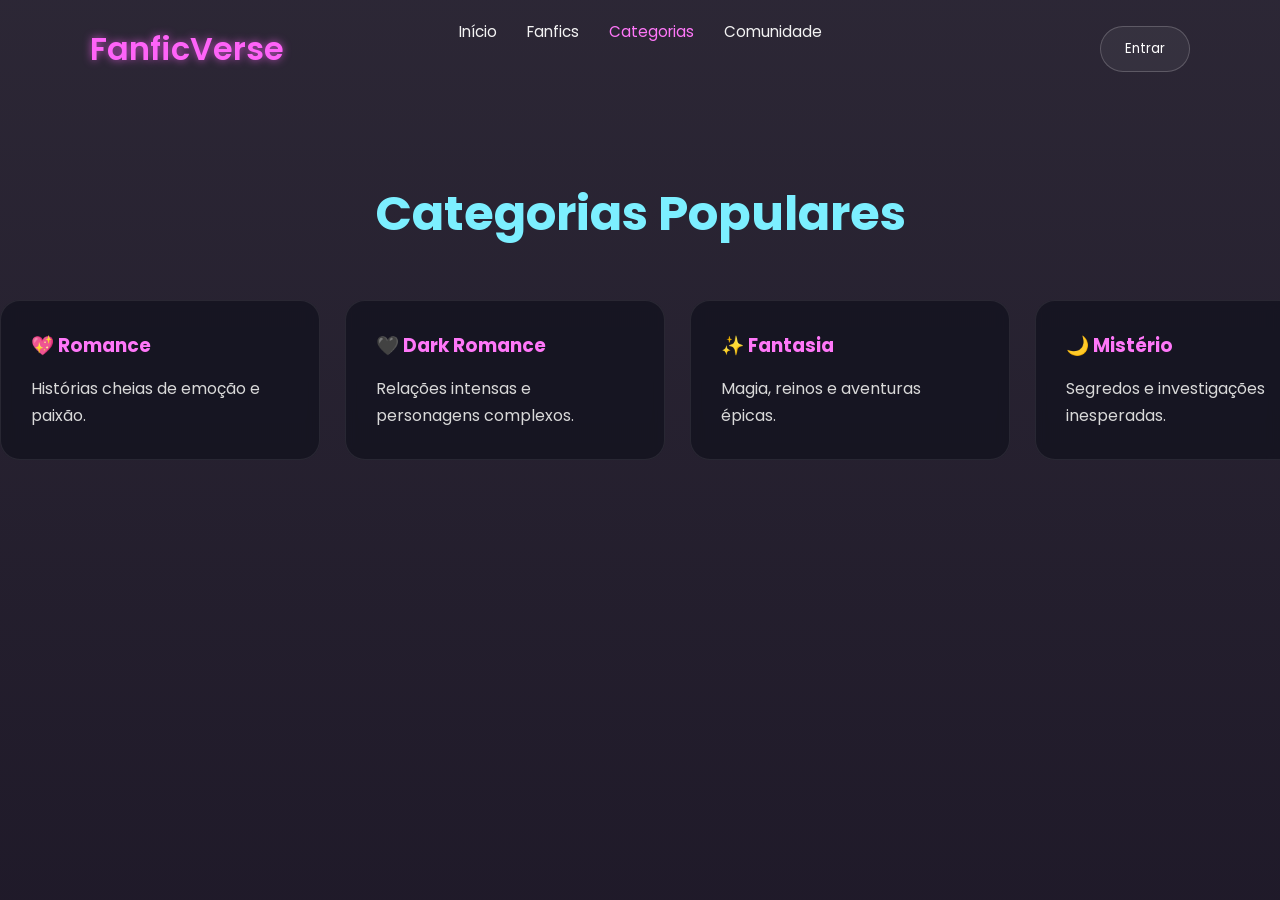
<file: categorias.html>
<!DOCTYPE html>
<html lang="pt-br">
<head>
    <meta charset="UTF-8">
    <meta name="viewport" content="width=device-width, initial-scale=1.0">
    <title>Categorias | FanficVerse</title>

    <link rel="stylesheet" href="categorias.css">

    <link rel="preconnect" href="https://fonts.googleapis.com">
    <link rel="preconnect" href="https://fonts.gstatic.com" crossorigin>

    <link href="https://fonts.googleapis.com/css2?family=Poppins:wght@300;400;500;600;700&display=swap" rel="stylesheet">
</head>

<body>

    <div class="stars"></div>

    <header>

        <h1 class="logo">FanficVerse</h1>

        <nav>
            <a href="index.html">Início</a>
            <a href="fanfics.html">Fanfics</a>
            <a href="categorias.html" class="active">Categorias</a>
            <a href="comunidade.html">Comunidade</a>
        </nav>

        
    <button class="login">Entrar</button>

    </header>

  
<section class="categorias">

    <h2>Categorias Populares</h2>

    <div class="carousel">

        <div class="carousel-track">

            <div class="categoria">
                <h3>💖 Romance</h3>
                <p>Histórias cheias de emoção e paixão.</p>
            </div>

            <div class="categoria">
                <h3>🖤 Dark Romance</h3>
                <p>Relações intensas e personagens complexos.</p>
            </div>

            <div class="categoria">
                <h3>✨ Fantasia</h3>
                <p>Magia, reinos e aventuras épicas.</p>
            </div>

            <div class="categoria">
                <h3>🌙 Mistério</h3>
                <p>Segredos e investigações inesperadas.</p>
            </div>

            <div class="categoria">
                <h3>🚀 Ficção Científica</h3>
                <p>Tecnologia futurista e novos mundos.</p>
            </div>

            <div class="categoria">
                <h3>😂 Comédia</h3>
                <p>Momentos divertidos e situações caóticas.</p>
            </div>

            <!-- DUPLICAÇÃO PARA LOOP INFINITO -->

            <div class="categoria">
                <h3>💖 Romance</h3>
                <p>Histórias cheias de emoção e paixão.</p>
            </div>

            <div class="categoria">
                <h3>🖤 Dark Romance</h3>
                <p>Relações intensas e personagens complexos.</p>
            </div>

            <div class="categoria">
                <h3>✨ Fantasia</h3>
                <p>Magia, reinos e aventuras épicas.</p>
            </div>

            <div class="categoria">
                <h3>🌙 Mistério</h3>
                <p>Segredos e investigações inesperadas.</p>
            </div>

        </div>

    </div>

</section>

</body>
</html>
</file>
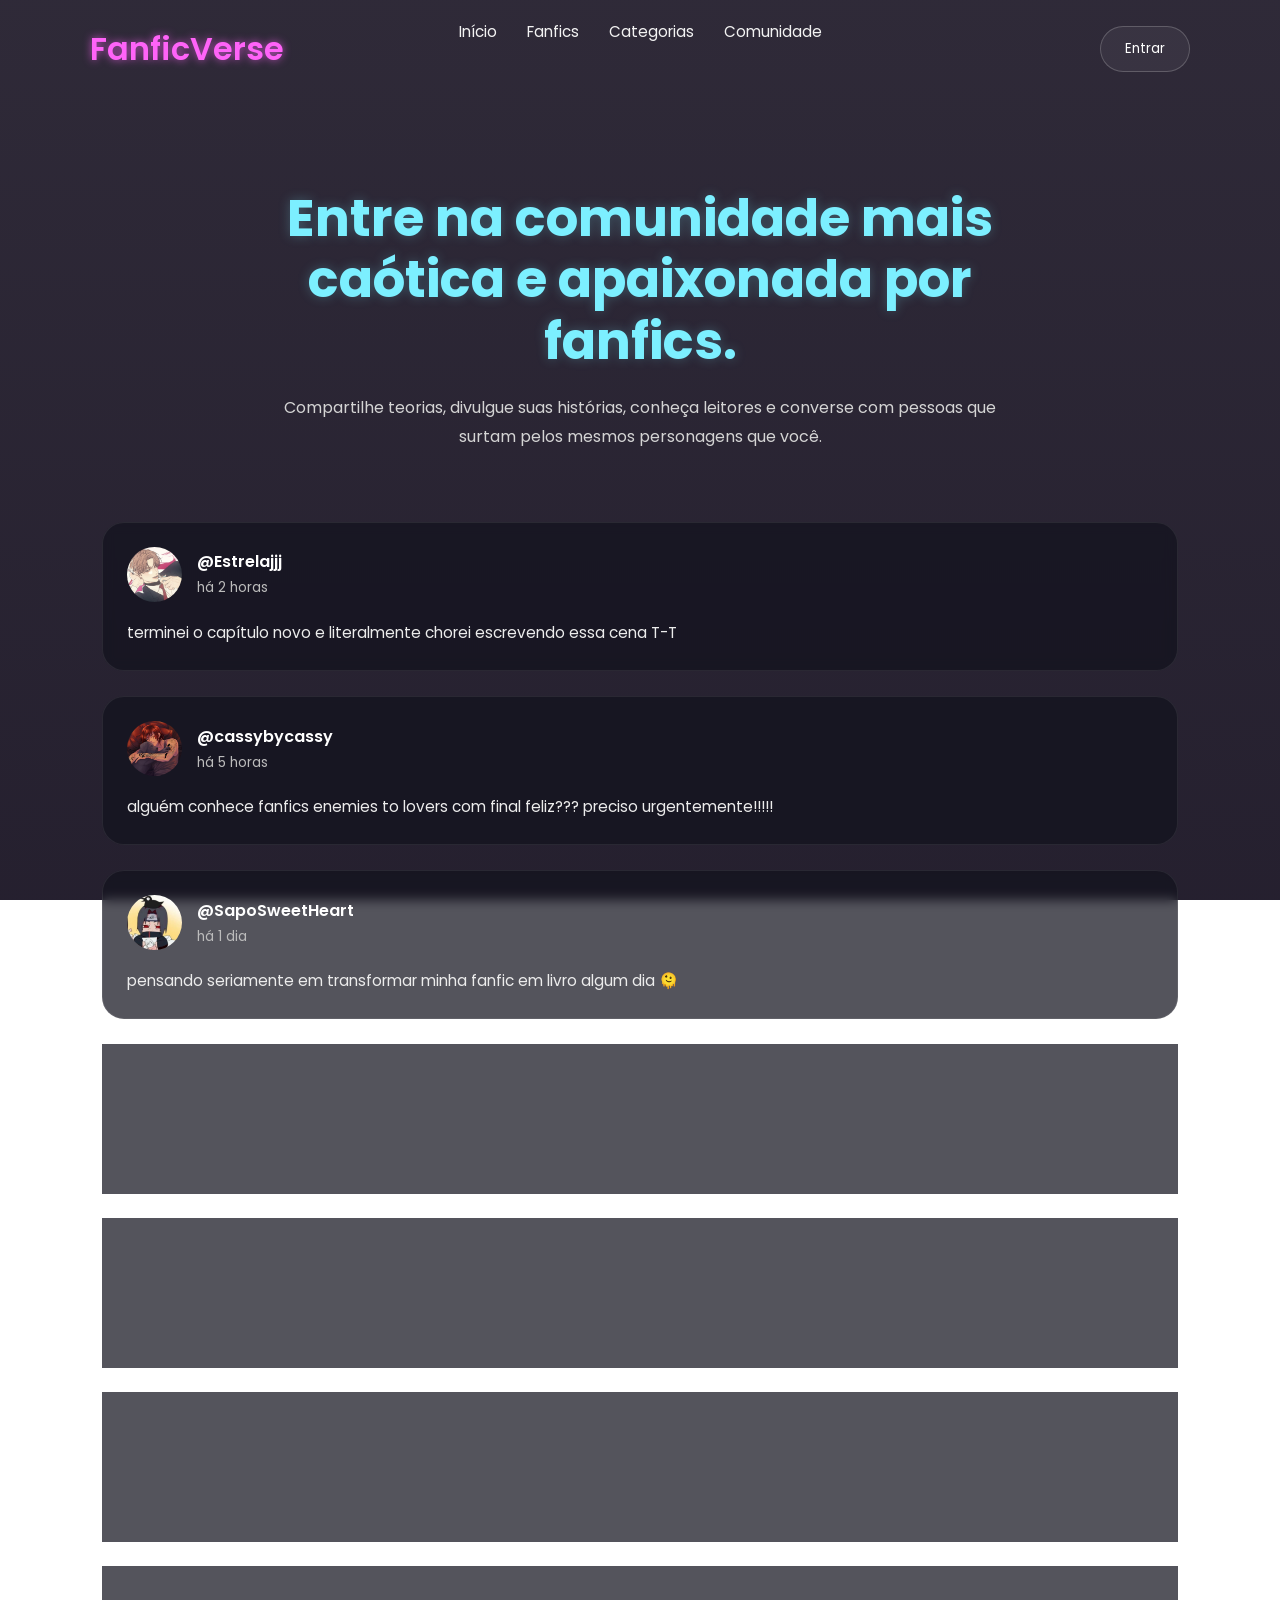
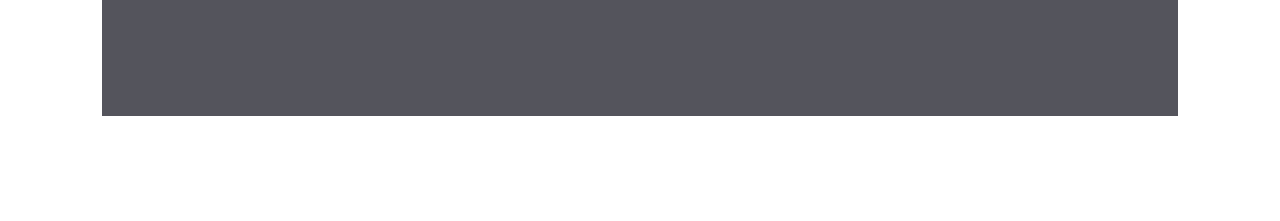
<file: comunidade.html>
<!DOCTYPE html>
<html lang="pt-br">
<head>
  <meta charset="UTF-8">
  <meta name="viewport" content="width=device-width, initial-scale=1.0">

  <title>Comunidade | FanficVerse</title>

  <link rel="stylesheet" href="comunidade.css">

  <link rel="preconnect" href="https://fonts.googleapis.com">
  <link rel="preconnect" href="https://fonts.gstatic.com" crossorigin>

  <link href="https://fonts.googleapis.com/css2?family=Poppins:wght@300;400;500;600;700&display=swap" rel="stylesheet">
</head>

<body>


  <div class="stars"></div>

  <header>
    <h1 class="logo">FanficVerse</h1>

    <nav>
  <a href="index.html">Início</a>
  <a href="fanfics.html">Fanfics</a>
  <a href="categorias.html">Categorias</a>
  <a href="comunidade.html">Comunidade</a>
</nav>

    <button class="login">Entrar</button>
  </header>

  <main>


  <section class="hero">

    <div class="hero-text">

      <h2>
        Entre na comunidade mais caótica e apaixonada por fanfics.
      </h2>

      <p>
        Compartilhe teorias, divulgue suas histórias, conheça leitores e converse com pessoas que surtam pelos mesmos personagens que você.
      </p>

      

    </div>

  </section>


  <section class="posts-section">

    <div class="post">

      <div class="profile">

       <img src="fotos.img/dohwa.jpg" alt="">
        <div>
          <h3>@Estrelajjj</h3>
          <span>há 2 horas</span>
        </div>

      </div>

      <p>
        terminei o capítulo novo e literalmente chorei escrevendo essa cena T-T
      </p>

    </div>

    <div class="post">

      <div class="profile">
      
        <img src="fotos.img/cassy.jpg" alt="">

        <div>
          <h3>@cassybycassy</h3>
          <span>há 5 horas</span>
        </div>

      </div>

      <p>
        alguém conhece fanfics enemies to lovers com final feliz??? preciso urgentemente!!!!!
      </p>

    </div>

    <div class="post">

      <div class="profile">

        <img src="fotos.img/sapo.jpg" alt="">

        <div>
          <h3>@SapoSweetHeart

          </h3>
          <span>há 1 dia</span>
        </div>

      </div>

      <p>
        pensando seriamente em transformar minha fanfic em livro algum dia 🫠
      </p>

    </div>
    
    
    <div class="post">

      <div class="profile">

        <img src="fotos.img/geba.jpg" alt="">

        <div>
          <h3>@Ask.geba</h3>
          <span>há 67 dias</span>
        </div>

      </div>

      <p>
        Mandem sugestões de histórias! 
      </p>

    </div>
    <div class="post">

      <div class="profile">

        <img src="fotos.img/kiri.png" alt="">

        <div>
          <h3>@mabadoomaha</h3>
          <span>há 9 min</span>
        </div>

      </div>

      <p>
        Vou parar um pouco com as atividades... To em semana de prova
      </p>

    </div>

    <div class="post">

      <div class="profile">

        <img src="fotos.img/miles.jpg" alt="">

        <div>
          <h3>@Gatinha123</h3>
          <span>há 4 dias</span>
        </div>

      </div>

      <p>
        Vocês estão preparadas pro capítulo 3? É claro que sim, neh safadinhas!!
      </p>

    </div>

    <div class="post">

      <div class="profile">

        <img src="fotos.img/true.jpg" alt="">

        <div>
          <h3>@Ner0Ner00</h3>
          <span>há 3 min</span>
        </div>

      </div>

      <p> Tap Tap na minha fanfic!!
      </p>

    </div>

    

  </section>
  
<div class="ver">
  <p>ver mais...</p>
</div>
  

</body>
</html>
</file>
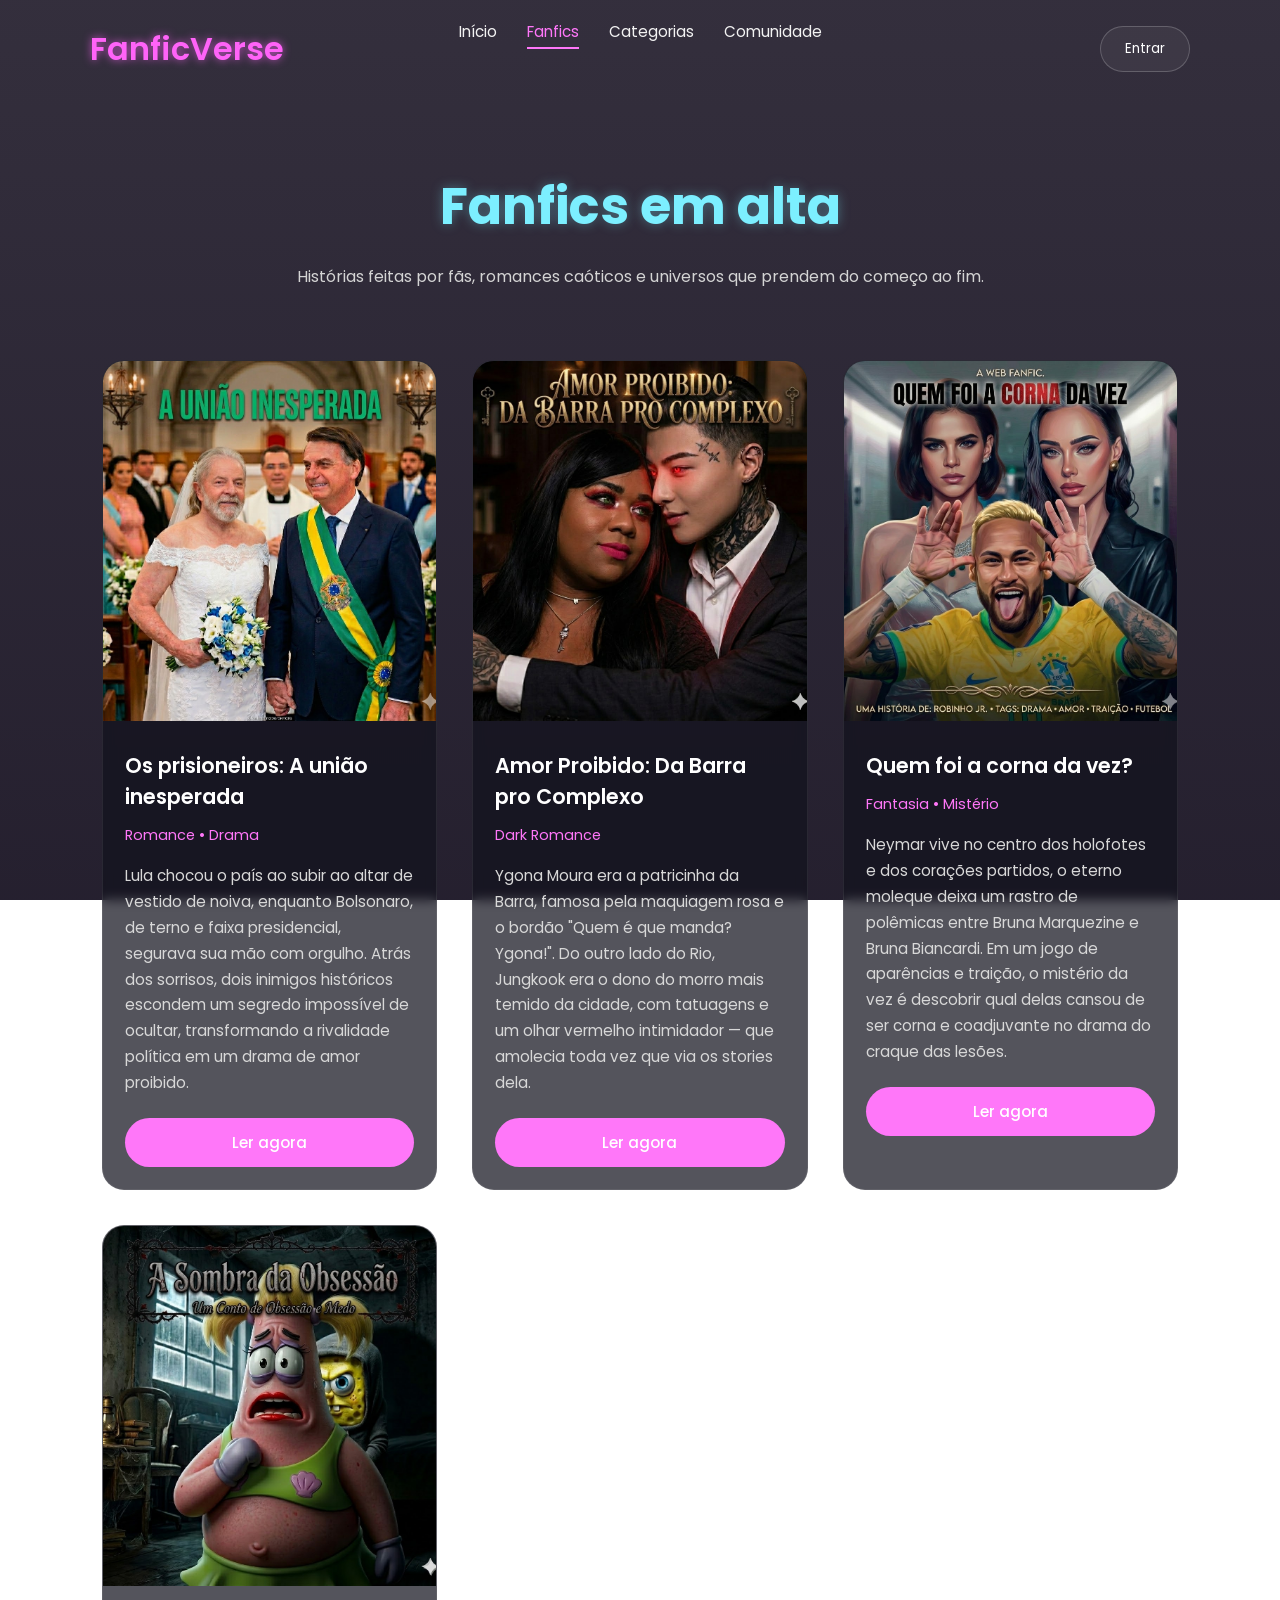
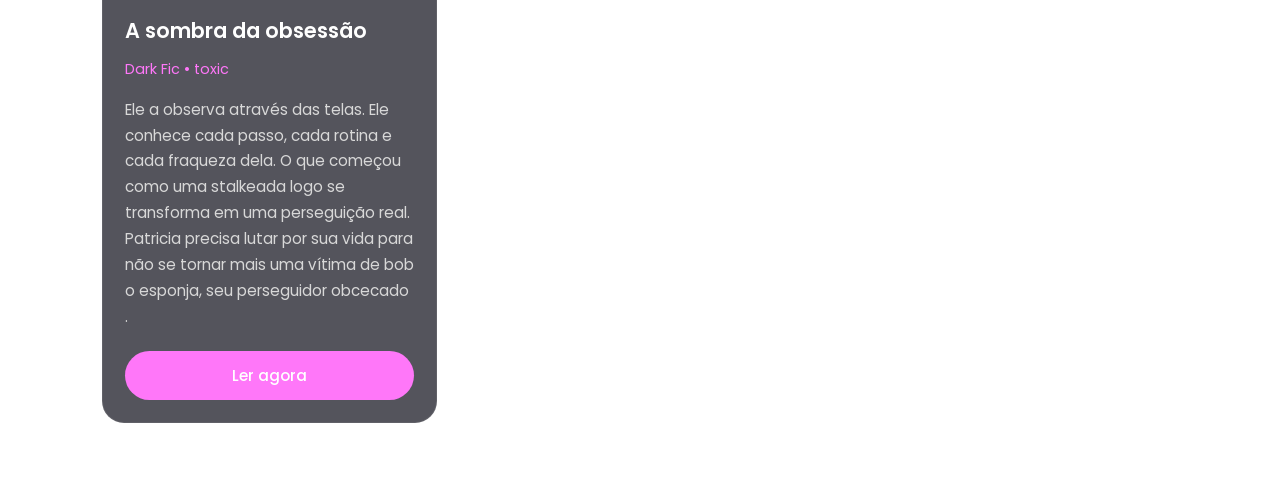
<file: fanfics.html>
<!DOCTYPE html>
<html lang="pt-br">
<head>
  <meta charset="UTF-8">
  <meta name="viewport" content="width=device-width, initial-scale=1.0">

  <title>Fanfics | FanficVerse</title>

  <link rel="stylesheet" href="fanfics.css">

  <link rel="preconnect" href="https://fonts.googleapis.com">
  <link rel="preconnect" href="https://fonts.gstatic.com" crossorigin>

  <link href="https://fonts.googleapis.com/css2?family=Poppins:wght@300;400;500;600;700&display=swap" rel="stylesheet">
</head>

<body>

  <div class="stars"></div>

  <header>

    <h1 class="logo">FanficVerse</h1>

    <nav>
      <a href="index.html">Início</a>
      <a href="fanfics.html" class="active">Fanfics</a>
      <a href="categorias.html">Categorias</a>
      <a href="comunidade.html">Comunidade</a>
    </nav>

    
    <button class="login">Entrar</button>
  </header>

  <section class="title">

    <h2>Fanfics em alta</h2>

    <p>
      Histórias feitas por fãs, romances caóticos e universos que prendem do começo ao fim.
    </p>

  </section>

  <section class="fanfics-container">

    <div class="fanfic-card">

      <img src="fotos.img/ptpl.jpg" alt="">

      <div class="card-info">

        <h3>Os prisioneiros: A união inesperada</h3>

        <span>Romance • Drama</span>

        <p>Lula chocou o país ao subir ao altar de vestido de noiva, enquanto Bolsonaro, de terno e faixa presidencial, segurava sua mão com orgulho. Atrás dos sorrisos, dois inimigos históricos escondem um segredo impossível de ocultar, transformando a rivalidade política em um drama de amor proibido.
        </p>

        <button>Ler agora</button>

      </div>

    </div>

    <div class="fanfic-card">

      <img src="fotos.img/ygonaejungkook.jpg" alt="">

      <div class="card-info">

        <h3>Amor Proibido: Da Barra pro Complexo</h3>

        <span>Dark Romance</span>

        <p>
        Ygona Moura era a patricinha da Barra, famosa pela maquiagem rosa e o bordão "Quem é que manda? Ygona!". Do outro lado do Rio, Jungkook era o dono do morro mais temido da cidade, com tatuagens e um olhar vermelho intimidador — que amolecia toda vez que via os stories dela.
        </p>

        <button>Ler agora</button>

      </div>

    </div>

    <div class="fanfic-card">

      <img src="fotos.img/cornas.jpg" alt="">

      <div class="card-info">

        <h3>Quem foi a corna da vez?</h3>

        <span>Fantasia • Mistério</span>

        <p>Neymar vive no centro dos holofotes e dos corações partidos, o eterno moleque deixa um rastro de polêmicas entre Bruna Marquezine e Bruna Biancardi. Em um jogo de aparências e traição, o mistério da vez é descobrir qual delas cansou de ser corna e coadjuvante no drama do craque das lesões.
        </p>

        <button>Ler agora</button>

      </div>

    </div>

    <div class="fanfic-card">

     <img src="fotos.img/bob esponja.jpg" alt="">

      <div class="card-info">

        <h3>A sombra da obsessão</h3>

        <span>Dark Fic • toxic</span>

        <p>Ele a observa através das telas. Ele conhece cada passo, cada rotina e cada fraqueza dela. O que começou como uma stalkeada logo se transforma em uma perseguição real. Patricia precisa lutar por sua vida para não se tornar mais uma vítima de bob o esponja, seu perseguidor obcecado .
        </p>

        <button>Ler agora</button>

      </div>

    </div>

  </section>

</body>
</html>
</file>
<file: categorias.css>
*{
    margin: 0;
    padding: 0;
    box-sizing: border-box;
    font-family: "Poppins", sans-serif;
}

body{
    background-image:
    linear-gradient(rgba(7,1,18,0.85), rgba(7,1,18,0.9)),
    url("https://i.pinimg.com/736x/9c/72/84/9c72845e3f187b7ce7dda099f761b9f6.jpg");

    background-size: cover;
    background-position: center;
    background-attachment: fixed;

    color: white;
}

.stars{
    position: fixed;
    inset: 0;

    background: url("https://i.imgur.com/YKY28eT.png");

    opacity: 0.15;

    z-index: -1;

    animation: starsMove 90s linear infinite;
}

@keyframes starsMove{
    from{
        transform: translateY(0);
    }

    to{
        transform: translateY(-700px);
    }
}

header{
  width: 100%;
  padding: 25px 7%;

  display: flex;
  align-items: center;
  justify-content: space-between;
}

.logo{
  font-size: 2rem;
  font-weight: 600;

  color: #ff63f8;

  text-shadow:
  0 0 8px rgba(255, 99, 248, 0.7);
}

nav {
  display: flex;
  justify-content: center; 
  gap: 30px;
  position: fixed; 
  top: 0;
  left: 0;
  width: 100%; 
  padding: 20px 0; 
  z-index: 1000; 
}

nav a{
  text-decoration: none;
  color: #f3f3f3;
  font-size: 0.95rem;
  transition: 0.25s ease;
  position: relative;
}

nav a:hover,
.active{
  color: #ff77f9;
}

.hero{
    text-align: center;

    padding: 70px 20px;
}

.hero h2{
    font-size: 3.2rem;

    color: #7cefff;

    text-shadow:
    0 0 12px rgba(124,239,255,0.3);
}

.hero p{
    margin-top: 15px;

    color: #d8d8d8;
}

.categorias-container{
    width: 100%;

    padding: 30px 8% 80px;

    display: grid;

    grid-template-columns: repeat(auto-fit, minmax(260px, 1fr));

    gap: 25px;
}

.categoria{
    background: rgba(18,18,30,0.75);

    border: 1px solid rgba(255,255,255,0.08);

    border-radius: 22px;

    padding: 30px;

    backdrop-filter: blur(6px);

    transition: .3s;
}

.categoria:hover{
    transform: translateY(-5px);

    box-shadow:
    0 10px 25px rgba(0,0,0,.3);
}

.categoria h3{
    color: #ff77f9;

    margin-bottom: 15px;
}

.categoria p{
    color: #d9d9d9;

    line-height: 1.7;
}

@media(max-width:768px){

    header{
        flex-direction: column;
        gap: 20px;
    }

    nav{
        flex-wrap: wrap;
        justify-content: center;
    }

    .hero h2{
        font-size: 2.4rem;
    }

}

.categorias{
    width: 100%;
    padding: 80px 0;
}

.categorias h2{
    text-align: center;
    font-size: 3rem;
    margin-bottom: 50px;

    color: #7cefff;
}

.carousel{
    width: 100%;
    overflow: hidden;
}

.carousel-track{
    display: flex;
    gap: 25px;

    width: max-content;

    animation: slide 25s linear infinite;
}

.categoria{
    width: 320px;

    padding: 30px;

    border-radius: 20px;

    background: rgba(18,18,30,0.75);

    border: 1px solid rgba(255,255,255,0.08);

    backdrop-filter: blur(6px);

    transition: .3s;
}

.categoria:hover{
    transform: translateY(-8px);

    box-shadow:
    0 10px 25px rgba(0,0,0,.35);
}

.categoria h3{
    color: #ff77f9;
    margin-bottom: 15px;
}

.categoria p{
    color: #d9d9d9;
    line-height: 1.7;
}

@keyframes slide{

    from{
        transform: translateX(0);
    }

    to{
        transform: translateX(-50%);
    }

}

.login{
  padding: 12px 24px;

  border: 1px solid rgba(255,255,255,0.2);
  border-radius: 40px;

  background: rgba(255,255,255,0.05);

  color: white;

  cursor: pointer;

  transition: 0.3s ease;
}

.login:hover{
  background: #ff63f8;
  border-color: #ff63f8;

  box-shadow:
  0 0 20px rgba(255,99,248,0.4);
}
</file>
<file: comunidade.css>
*{
  margin: 0;
  padding: 0;
  box-sizing: border-box;
  font-family: "Poppins", sans-serif;
}

body{
  background-image:
  linear-gradient(rgba(7,1,18,0.84), rgba(7,1,18,0.88)),
  url("https://i.pinimg.com/736x/9c/72/84/9c72845e3f187b7ce7dda099f761b9f6.jpg");

  background-size: cover;
  background-position: center;
  background-attachment: fixed;

  color: white;

  overflow-x: hidden;
}


.stars{
  position: fixed;
  inset: 0;

  background: url("https://i.imgur.com/YKY28eT.png");

  opacity: 0.15;

  z-index: -1;

  animation: starsMove 90s linear infinite;
}

@keyframes starsMove{

  from{
    transform: translateY(0);
  }

  to{
    transform: translateY(-700px);
  }

}


header{
  width: 100%;
  padding: 25px 7%;

  display: flex;
  align-items: center;
  justify-content: space-between;
}

.logo{
  font-size: 2rem;
  font-weight: 600;

  color: #ff63f8;

  text-shadow:
  0 0 8px rgba(255, 99, 248, 0.7);
}
nav {
  display: flex;
  justify-content: center; 
  gap: 30px;
  position: fixed; 
  top: 0;
  left: 0;
  width: 100%; 
  padding: 20px 0; 
  z-index: 1000; 
}

nav a{
  text-decoration: none;
  color: #f3f3f3;
  font-size: 0.95rem;
  transition: 0.25s ease;
  position: relative;
}

nav a:hover,
.active{
  color: #ff77f9;
}

.active::after{
  content: "";

  width: 100%;
  height: 2px;

  background: #ff77f9;

  position: absolute;

  left: 0;
  bottom: -6px;
}


.hero{
  width: 100%;

  padding: 90px 8% 50px;

  display: flex;
  justify-content: center;
}

.hero-text{
  max-width: 750px;

  text-align: center;
}

.hero-text h2{
  font-size: 3.2rem;

  line-height: 1.2;

  color: #7cefff;

  text-shadow:
  0 0 12px rgba(124,239,255,0.25);
}

.hero-text p{
  margin-top: 22px;

  color: #d4d4d4;

  line-height: 1.8;

  font-size: 1rem;
}

.hero-text button{
  margin-top: 35px;

  padding: 14px 32px;

  border: none;
  border-radius: 40px;

  background: #ff77f9;

  color: white;

  font-size: 0.95rem;
  font-weight: 500;

  cursor: pointer;

  transition: 0.3s ease;
}

.hero-text button:hover{
  background: #ff4df8;

  transform: translateY(-2px);
}


.posts-section{
  width: 100%;

  padding: 20px 8% 80px;

  display: flex;
  flex-direction: column;
  gap: 25px;
}

.post{
  background: rgba(18,18,30,0.72);

  border: 1px solid rgba(255,255,255,0.08);

  border-radius: 22px;

  padding: 24px;

  backdrop-filter: blur(6px);

  transition: 0.3s ease;
}

.post:hover{
  transform: translateY(-4px);

  box-shadow:
  0 10px 25px rgba(0,0,0,0.28);
}

.profile{
  display: flex;
  align-items: center;

  gap: 15px;

  margin-bottom: 18px;
}

.profile img{
  width: 55px;
  height: 55px;

  border-radius: 50%;

  object-fit: cover;
}

.profile h3{
  font-size: 1rem;
  font-weight: 600;
}

.profile span{
  color: #bcbcbc;

  font-size: 0.85rem;
}

.post p{
  color: #ececec;

  line-height: 1.7;

  font-size: 0.96rem;
}


@media(max-width: 768px){

  header{
    flex-direction: column;
    gap: 20px;
  }

  nav{
    flex-wrap: wrap;
    justify-content: center;
  }

  .hero-text h2{
    font-size: 2.3rem;
  }

}
.hero2{
  width: 100%;
  padding: 8px 8% 20px;
  display: flex;
  justify-content: flex-end;
}

.hero2-text button{
  margin-top: 35px;
  margin-left: auto; 
  display: block;   

  padding: 14px 32px;
  border: none;
  border-radius: 40px;
  background: #ff77f9;
  color: white;
  font-size: 0.95rem;
  font-weight: 500;
  cursor: pointer;
  transition: 0.3s ease;
}
.hero2-text button:hover{
  background: #ff4df8;

  transform: translateY(-2px);
}


.login{
  padding: 12px 24px;

  border: 1px solid rgba(255,255,255,0.2);
  border-radius: 40px;

  background: rgba(255,255,255,0.05);

  color: white;

  cursor: pointer;

  transition: 0.3s ease;
}

.login:hover{
  background: #ff63f8;
  border-color: #ff63f8;

  box-shadow:
  0 0 20px rgba(255,99,248,0.4);
}

.ver{
    display: flex;
    justify-content: center;
}
</file>
<file: fanfics.css>
*{
  margin: 0;
  padding: 0;
  box-sizing: border-box;
  font-family: "Poppins", sans-serif;
}

body{
  background-image:
  linear-gradient(rgba(7,1,18,0.82), rgba(7,1,18,0.88)),
  url("https://i.pinimg.com/736x/9c/72/84/9c72845e3f187b7ce7dda099f761b9f6.jpg");

  background-size: cover;
  background-position: center;
  background-attachment: fixed;

  color: white;
  overflow-x: hidden;
}


.stars{
  position: fixed;
  inset: 0;

  background: url("https://i.imgur.com/YKY28eT.png");

  opacity: 0.18;

  z-index: -1;

  animation: starsMove 90s linear infinite;
}

@keyframes starsMove{

  from{
    transform: translateY(0);
  }

  to{
    transform: translateY(-700px);
  }

}

header{
  width: 100%;
  padding: 25px 7%;

  display: flex;
  align-items: center;
  justify-content: space-between;
}

.logo{
  font-size: 2rem;
  font-weight: 600;

  color: #ff63f8;

  text-shadow:
  0 0 8px rgba(255, 99, 248, 0.7);
}
nav {
  display: flex;
  justify-content: center; 
  gap: 30px;
  position: fixed; 
  top: 0;
  left: 0;
  width: 100%; 
  padding: 20px 0; 
  z-index: 1000; 
}

nav a {
  text-decoration: none;
  color: #f3f3f3;
  font-size: 0.95rem;
  transition: 0.25s ease;
  position: relative; 
}

nav a:hover,
.active {
  color: #ff77f9;
}


.login{
  padding: 12px 24px;

  border: 1px solid rgba(255,255,255,0.2);
  border-radius: 40px;

  background: rgba(255,255,255,0.05);

  color: white;

  cursor: pointer;

  transition: 0.3s ease;
}

.login:hover{
  background: #ff63f8;
  border-color: #ff63f8;

  box-shadow:
  0 0 20px rgba(255,99,248,0.4);
}
.active::after{
  content: "";

  width: 100%;
  height: 2px;

  background: #ff77f9;

  position: absolute;

  left: 0;
  bottom: -6px;
}


.title{
  text-align: center;

  margin-top: 70px;

  padding: 0 20px;
}

.title h2{
  font-size: 3.2rem;

  color: #7cefff;

  text-shadow:
  0 0 12px rgba(124,239,255,0.35);
}

.title p{
  margin-top: 18px;

  color: #d4d4d4;

  font-size: 1rem;

  line-height: 1.7;

  max-width: 700px;

  margin-inline: auto;
}


.fanfics-container{
  width: 100%;

  padding: 70px 8%;

  display: grid;

  grid-template-columns: repeat(auto-fit, minmax(270px, 1fr));

  gap: 35px;
}

.fanfic-card{
  background: rgba(18,18,30,0.72);

  border: 1px solid rgba(255,255,255,0.08);

  border-radius: 22px;

  overflow: hidden;

  backdrop-filter: blur(6px);

  transition: 0.3s ease;
}

.fanfic-card:hover{
  transform: translateY(-6px);

  box-shadow:
  0 10px 30px rgba(0,0,0,0.35);
}

.fanfic-card img{
  width: 100%;
  height: 360px;

  object-fit: cover;
}

.card-info{
  padding: 22px;
}

.card-info h3{
  font-size: 1.3rem;

  margin-bottom: 10px;

  font-weight: 600;
}

.card-info span{
  color: #ff77f9;

  font-size: 0.9rem;
}

.card-info p{
  margin: 16px 0 22px;

  color: #d8d8d8;

  line-height: 1.7;

  font-size: 0.95rem;
}

.card-info button{
  width: 100%;

  padding: 13px;

  border: none;
  border-radius: 40px;

  background: #ff77f9;

  color: white;

  font-size: 0.95rem;
  font-weight: 500;

  cursor: pointer;

  transition: 0.3s ease;
}

.card-info button:hover{
  background: #ff4df8;

  transform: translateY(-2px);
}


@media(max-width: 768px){

  header{
    flex-direction: column;
    gap: 20px;
  }

  nav{
    flex-wrap: wrap;
    justify-content: center;
  }

  .title h2{
    font-size: 2.4rem;
  }

}

nav{
    flex-wrap: wrap;
    justify-content: center;
  }
</file>
